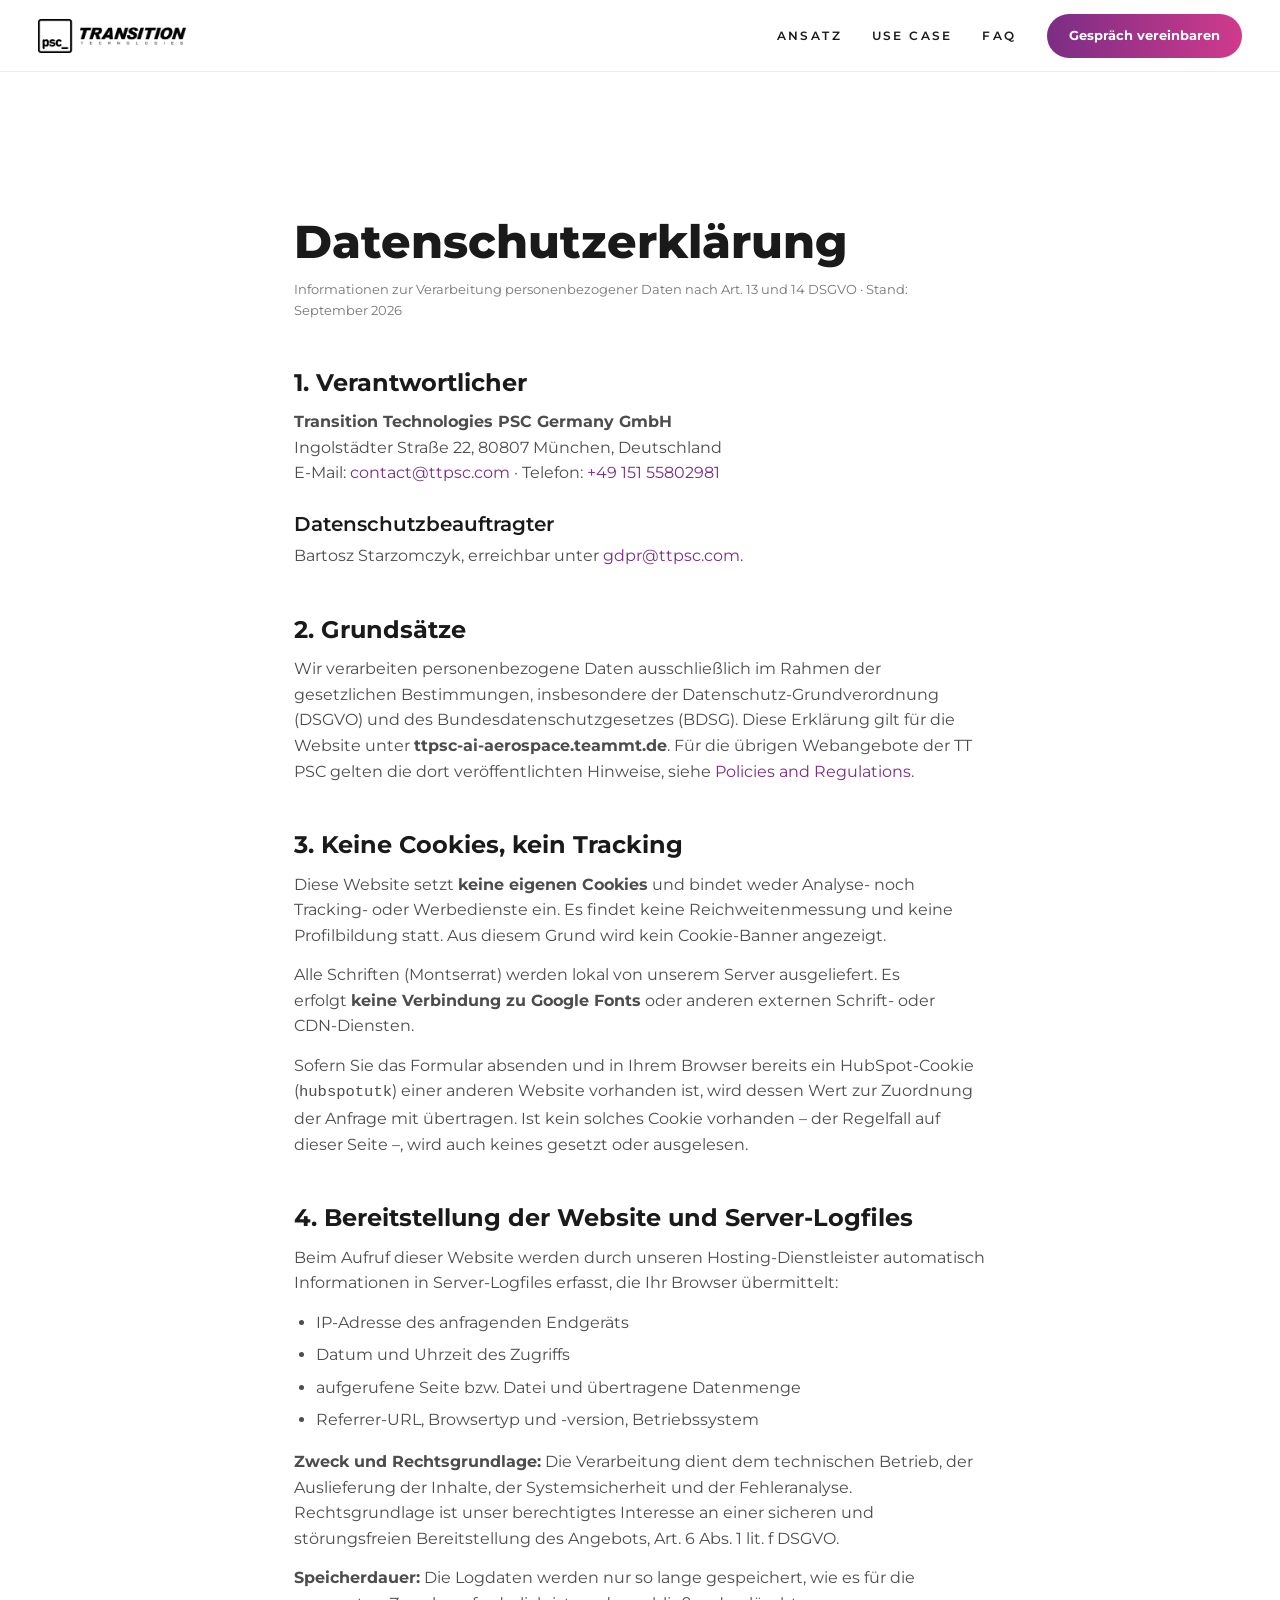
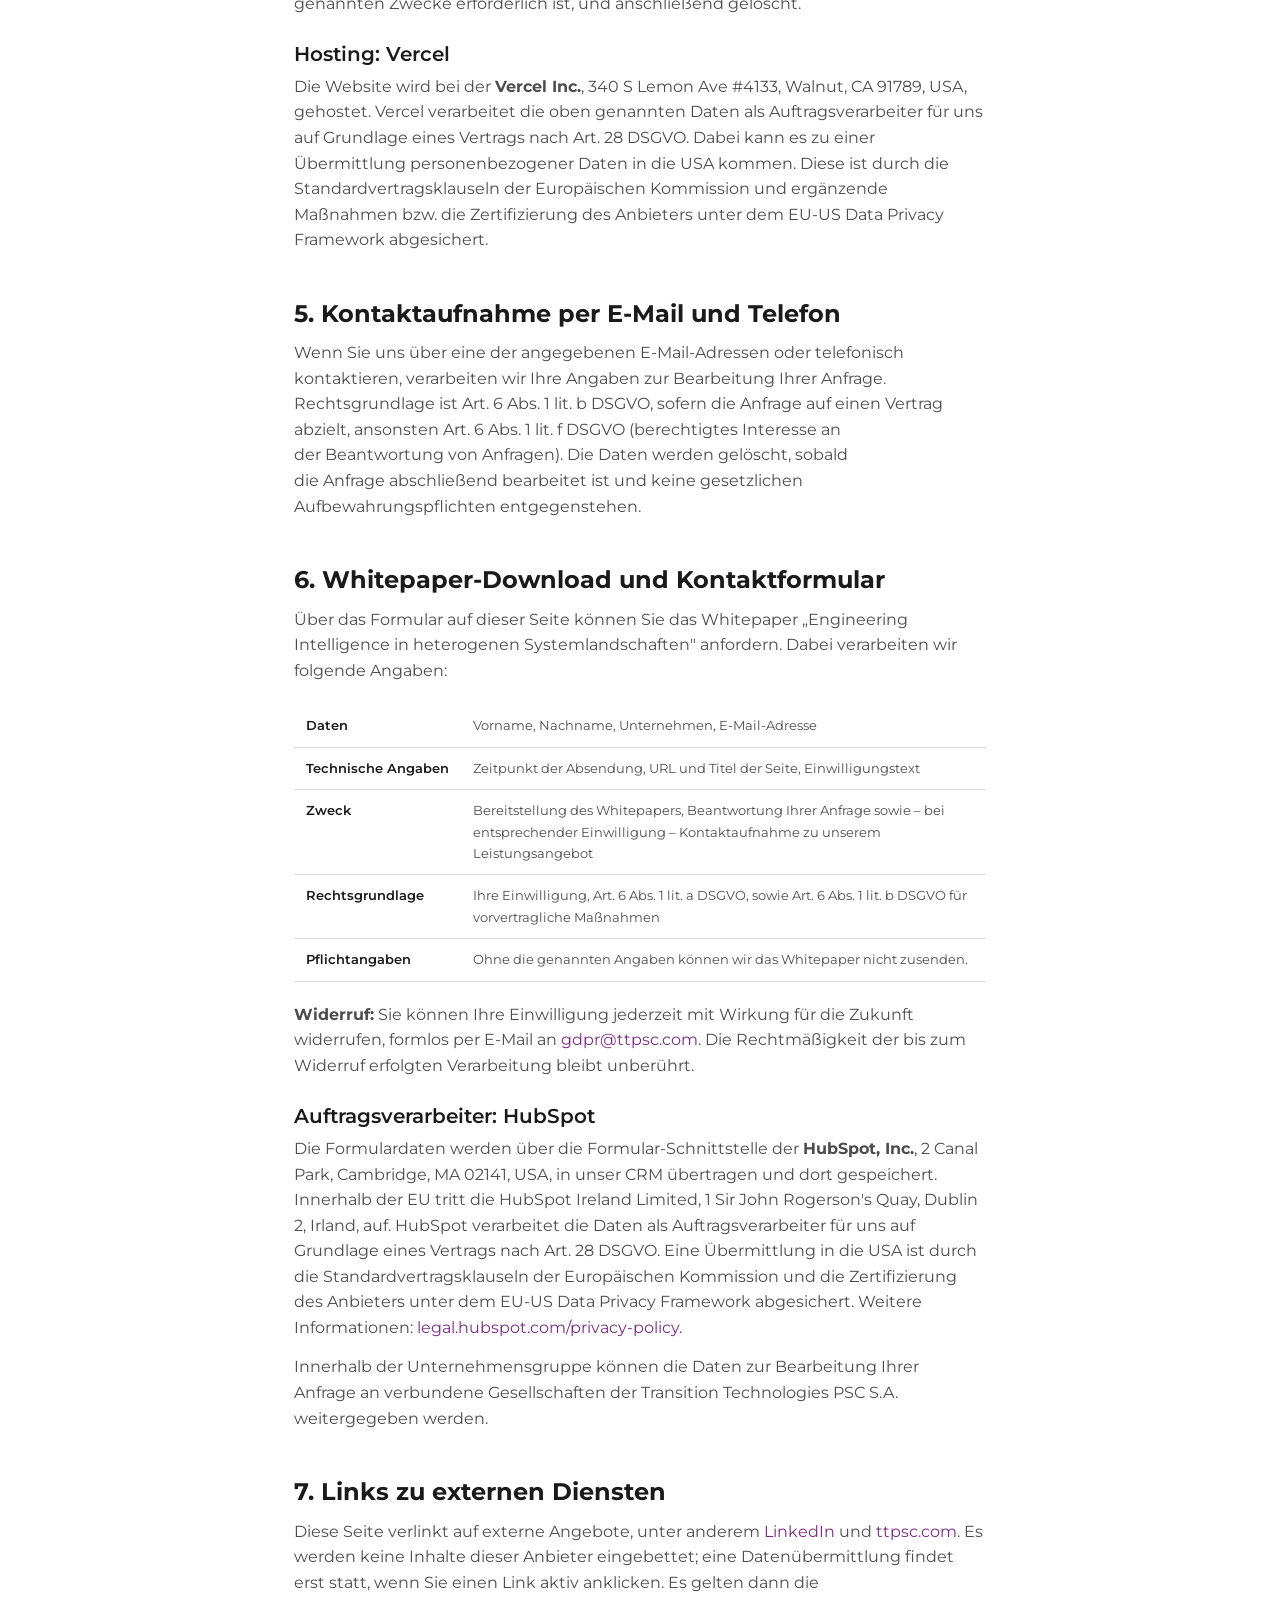
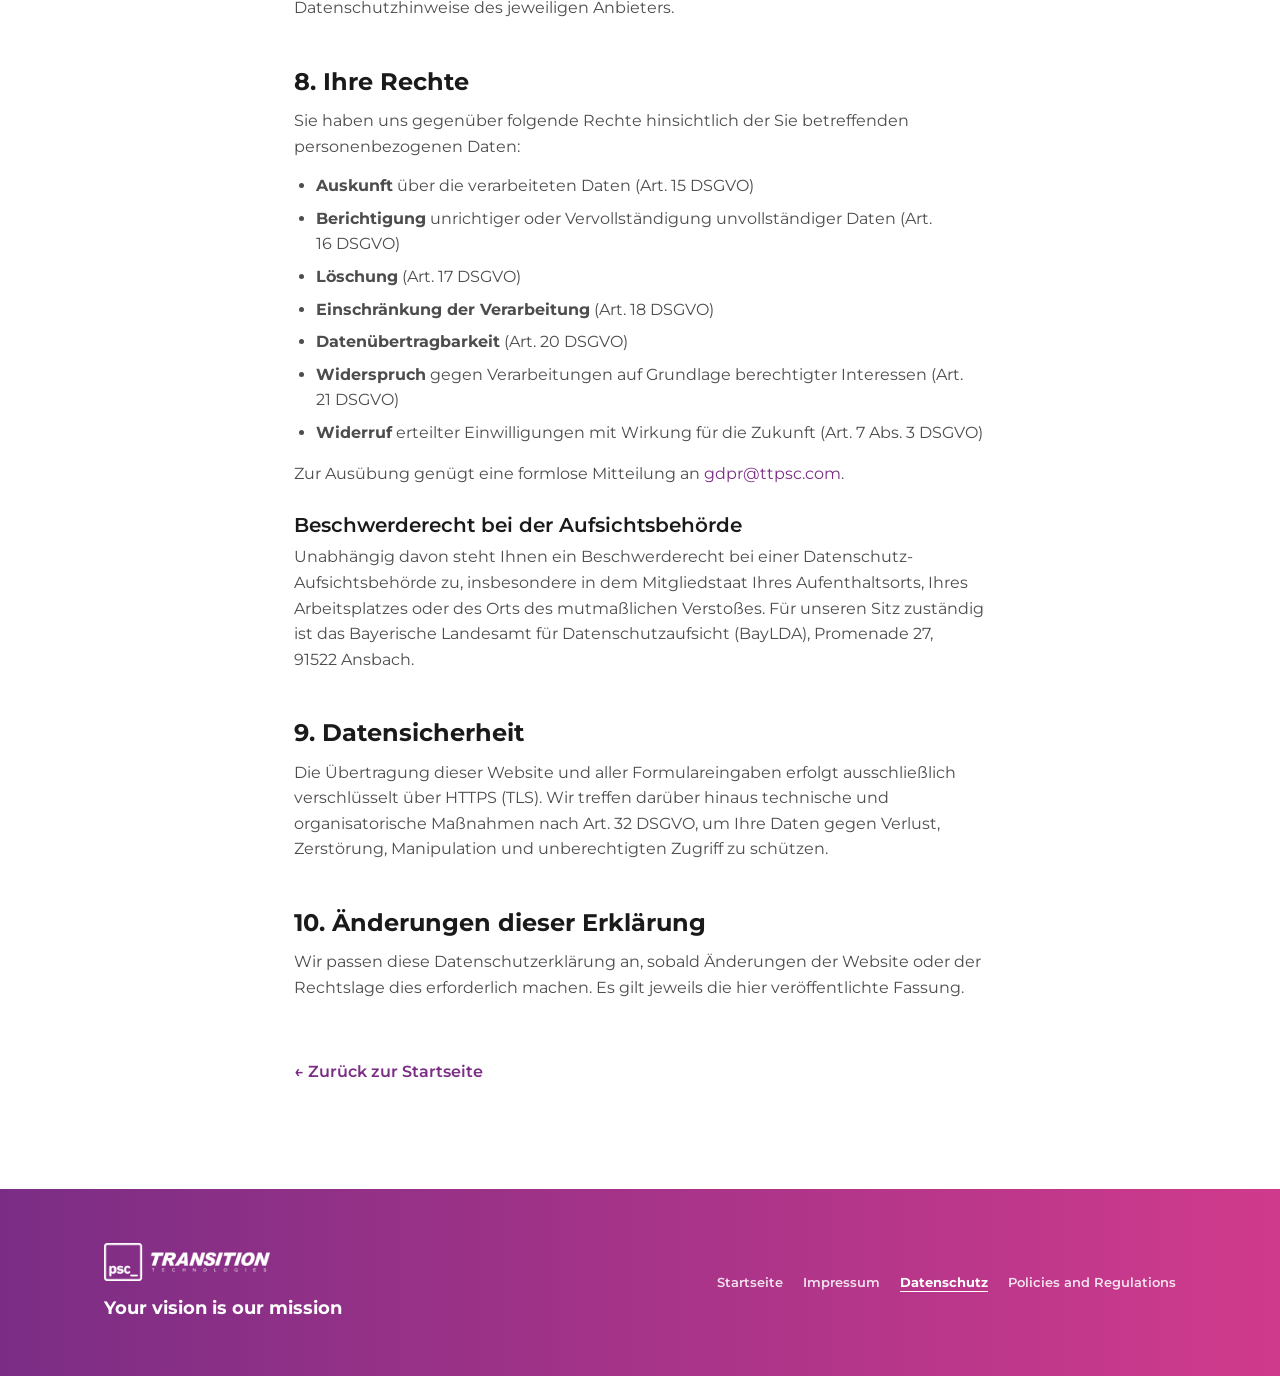
<file: datenschutz.html>
<!DOCTYPE html>
<html lang="de">
<head>
<meta charset="UTF-8">
<meta name="viewport" content="width=device-width, initial-scale=1.0">
<title>Datenschutzerklärung — AI für Aerospace &amp; Defense | TT PSC</title>
<meta name="description" content="Informationen zur Verarbeitung personenbezogener Daten auf der Landingpage „AI für Aerospace &amp; Defense" gemäß Art. 13 DSGVO.">
<meta name="robots" content="noindex, follow">
<link rel="canonical" href="https://ttpsc-ai-aerospace.teammt.de/datenschutz">
<link rel="icon" type="image/svg+xml" href="assets/favicon.svg">
<meta name="theme-color" content="#7B2D85">
<link rel="stylesheet" href="_ds/tt-psc-design-system-732e489f-d70c-4ef9-aea7-15bab71294e5/tokens/fonts.css">
<link rel="stylesheet" href="_ds/tt-psc-design-system-732e489f-d70c-4ef9-aea7-15bab71294e5/tokens/colors.css">
<link rel="stylesheet" href="_ds/tt-psc-design-system-732e489f-d70c-4ef9-aea7-15bab71294e5/tokens/typography.css">
<link rel="stylesheet" href="_ds/tt-psc-design-system-732e489f-d70c-4ef9-aea7-15bab71294e5/tokens/spacing.css">
<link rel="stylesheet" href="css/landing.css">
<link rel="stylesheet" href="css/legal.css">
</head>
<body class="legal">
<header class="site-header go">
<div class="inner">
<a class="logo" href="/" aria-label="AI für Aerospace &amp; Defense – Startseite"><img src="assets/ttpsc-logo-black.webp" alt="TT PSC – Transition Technologies"></a>
<nav class="site-nav" aria-label="Hauptnavigation">
<a href="/#framework">Ansatz</a>
<a href="/#usecase">Use Case</a>
<a href="/#faq">FAQ</a>
</nav>
<a class="pill pill-a" href="/#kontakt">Gespräch vereinbaren</a>
</div>
</header>

<main class="legal-main">
<h1>Datenschutzerklärung</h1>
<p class="updated">Informationen zur Verarbeitung personenbezogener Daten nach Art. 13 und 14 DSGVO · Stand: September 2026</p>

<h2>1. Verantwortlicher</h2>
<address>
<strong>Transition Technologies PSC Germany GmbH</strong><br>
Ingolstädter Straße 22, 80807 München, Deutschland<br>
E-Mail: <a href="mailto:contact@ttpsc.com">contact@ttpsc.com</a> · Telefon: <a href="tel:+4915155802981">+49 151 55802981</a>
</address>

<h3>Datenschutzbeauftragter</h3>
<p>Bartosz Starzomczyk, erreichbar unter <a href="mailto:gdpr@ttpsc.com">gdpr@ttpsc.com</a>.</p>

<h2>2. Grundsätze</h2>
<p>Wir verarbeiten personenbezogene Daten ausschließlich im Rahmen der gesetzlichen Bestimmungen, insbesondere der Datenschutz-Grundverordnung (DSGVO) und des Bundesdatenschutzgesetzes (BDSG). Diese Erklärung gilt für die Website unter <strong>ttpsc-ai-aerospace.teammt.de</strong>. Für die übrigen Webangebote der TT PSC gelten die dort veröffentlichten Hinweise, siehe <a href="https://ttpsc.com/en/policies/" target="_blank" rel="noopener">Policies and Regulations</a>.</p>

<h2>3. Keine Cookies, kein Tracking</h2>
<p>Diese Website setzt <strong>keine eigenen Cookies</strong> und bindet weder Analyse- noch Tracking- oder Werbedienste ein. Es findet keine Reichweitenmessung und keine Profilbildung statt. Aus diesem Grund wird kein Cookie-Banner angezeigt.</p>
<p>Alle Schriften (Montserrat) werden lokal von unserem Server ausgeliefert. Es erfolgt <strong>keine Verbindung zu Google Fonts</strong> oder anderen externen Schrift- oder CDN-Diensten.</p>
<p>Sofern Sie das Formular absenden und in Ihrem Browser bereits ein HubSpot-Cookie (<code>hubspotutk</code>) einer anderen Website vorhanden ist, wird dessen Wert zur Zuordnung der Anfrage mit übertragen. Ist kein solches Cookie vorhanden – der Regelfall auf dieser Seite –, wird auch keines gesetzt oder ausgelesen.</p>

<h2>4. Bereitstellung der Website und Server-Logfiles</h2>
<p>Beim Aufruf dieser Website werden durch unseren Hosting-Dienstleister automatisch Informationen in Server-Logfiles erfasst, die Ihr Browser übermittelt:</p>
<ul>
<li>IP-Adresse des anfragenden Endgeräts</li>
<li>Datum und Uhrzeit des Zugriffs</li>
<li>aufgerufene Seite bzw. Datei und übertragene Datenmenge</li>
<li>Referrer-URL, Browsertyp und -version, Betriebssystem</li>
</ul>
<p><strong>Zweck und Rechtsgrundlage:</strong> Die Verarbeitung dient dem technischen Betrieb, der Auslieferung der Inhalte, der Systemsicherheit und der Fehleranalyse. Rechtsgrundlage ist unser berechtigtes Interesse an einer sicheren und störungsfreien Bereitstellung des Angebots, Art. 6 Abs. 1 lit. f DSGVO.</p>
<p><strong>Speicherdauer:</strong> Die Logdaten werden nur so lange gespeichert, wie es für die genannten Zwecke erforderlich ist, und anschließend gelöscht.</p>

<h3>Hosting: Vercel</h3>
<p>Die Website wird bei der <strong>Vercel Inc.</strong>, 340 S Lemon Ave #4133, Walnut, CA 91789, USA, gehostet. Vercel verarbeitet die oben genannten Daten als Auftragsverarbeiter für uns auf Grundlage eines Vertrags nach Art. 28 DSGVO. Dabei kann es zu einer Übermittlung personenbezogener Daten in die USA kommen. Diese ist durch die Standardvertragsklauseln der Europäischen Kommission und ergänzende Maßnahmen bzw. die Zertifizierung des Anbieters unter dem EU-US Data Privacy Framework abgesichert.</p>

<h2>5. Kontaktaufnahme per E-Mail und Telefon</h2>
<p>Wenn Sie uns über eine der angegebenen E-Mail-Adressen oder telefonisch kontaktieren, verarbeiten wir Ihre Angaben zur Bearbeitung Ihrer Anfrage. Rechtsgrundlage ist Art. 6 Abs. 1 lit. b DSGVO, sofern die Anfrage auf einen Vertrag abzielt, ansonsten Art. 6 Abs. 1 lit. f DSGVO (berechtigtes Interesse an der Beantwortung von Anfragen). Die Daten werden gelöscht, sobald die Anfrage abschließend bearbeitet ist und keine gesetzlichen Aufbewahrungspflichten entgegenstehen.</p>

<h2>6. Whitepaper-Download und Kontaktformular</h2>
<p>Über das Formular auf dieser Seite können Sie das Whitepaper „Engineering Intelligence in heterogenen Systemlandschaften" anfordern. Dabei verarbeiten wir folgende Angaben:</p>
<div class="tablewrap">
<table>
<tr><th>Daten</th><td>Vorname, Nachname, Unternehmen, E-Mail-Adresse</td></tr>
<tr><th>Technische Angaben</th><td>Zeitpunkt der Absendung, URL und Titel der Seite, Einwilligungstext</td></tr>
<tr><th>Zweck</th><td>Bereitstellung des Whitepapers, Beantwortung Ihrer Anfrage sowie – bei entsprechender Einwilligung – Kontaktaufnahme zu unserem Leistungsangebot</td></tr>
<tr><th>Rechtsgrundlage</th><td>Ihre Einwilligung, Art. 6 Abs. 1 lit. a DSGVO, sowie Art. 6 Abs. 1 lit. b DSGVO für vorvertragliche Maßnahmen</td></tr>
<tr><th>Pflichtangaben</th><td>Ohne die genannten Angaben können wir das Whitepaper nicht zusenden.</td></tr>
</table>
</div>
<p><strong>Widerruf:</strong> Sie können Ihre Einwilligung jederzeit mit Wirkung für die Zukunft widerrufen, formlos per E-Mail an <a href="mailto:gdpr@ttpsc.com">gdpr@ttpsc.com</a>. Die Rechtmäßigkeit der bis zum Widerruf erfolgten Verarbeitung bleibt unberührt.</p>

<h3>Auftragsverarbeiter: HubSpot</h3>
<p>Die Formulardaten werden über die Formular-Schnittstelle der <strong>HubSpot, Inc.</strong>, 2 Canal Park, Cambridge, MA 02141, USA, in unser CRM übertragen und dort gespeichert. Innerhalb der EU tritt die HubSpot Ireland Limited, 1 Sir John Rogerson's Quay, Dublin 2, Irland, auf. HubSpot verarbeitet die Daten als Auftragsverarbeiter für uns auf Grundlage eines Vertrags nach Art. 28 DSGVO. Eine Übermittlung in die USA ist durch die Standardvertragsklauseln der Europäischen Kommission und die Zertifizierung des Anbieters unter dem EU-US Data Privacy Framework abgesichert. Weitere Informationen: <a href="https://legal.hubspot.com/privacy-policy" target="_blank" rel="noopener">legal.hubspot.com/privacy-policy</a>.</p>
<p>Innerhalb der Unternehmensgruppe können die Daten zur Bearbeitung Ihrer Anfrage an verbundene Gesellschaften der Transition Technologies PSC S.A. weitergegeben werden.</p>

<h2>7. Links zu externen Diensten</h2>
<p>Diese Seite verlinkt auf externe Angebote, unter anderem <a href="https://www.linkedin.com/company/transition-technologies-psc" target="_blank" rel="noopener">LinkedIn</a> und <a href="https://ttpsc.com" target="_blank" rel="noopener">ttpsc.com</a>. Es werden keine Inhalte dieser Anbieter eingebettet; eine Datenübermittlung findet erst statt, wenn Sie einen Link aktiv anklicken. Es gelten dann die Datenschutzhinweise des jeweiligen Anbieters.</p>

<h2>8. Ihre Rechte</h2>
<p>Sie haben uns gegenüber folgende Rechte hinsichtlich der Sie betreffenden personenbezogenen Daten:</p>
<ul>
<li><strong>Auskunft</strong> über die verarbeiteten Daten (Art. 15 DSGVO)</li>
<li><strong>Berichtigung</strong> unrichtiger oder Vervollständigung unvollständiger Daten (Art. 16 DSGVO)</li>
<li><strong>Löschung</strong> (Art. 17 DSGVO)</li>
<li><strong>Einschränkung der Verarbeitung</strong> (Art. 18 DSGVO)</li>
<li><strong>Datenübertragbarkeit</strong> (Art. 20 DSGVO)</li>
<li><strong>Widerspruch</strong> gegen Verarbeitungen auf Grundlage berechtigter Interessen (Art. 21 DSGVO)</li>
<li><strong>Widerruf</strong> erteilter Einwilligungen mit Wirkung für die Zukunft (Art. 7 Abs. 3 DSGVO)</li>
</ul>
<p>Zur Ausübung genügt eine formlose Mitteilung an <a href="mailto:gdpr@ttpsc.com">gdpr@ttpsc.com</a>.</p>

<h3>Beschwerderecht bei der Aufsichtsbehörde</h3>
<p>Unabhängig davon steht Ihnen ein Beschwerderecht bei einer Datenschutz-Aufsichtsbehörde zu, insbesondere in dem Mitgliedstaat Ihres Aufenthaltsorts, Ihres Arbeitsplatzes oder des Orts des mutmaßlichen Verstoßes. Für unseren Sitz zuständig ist das Bayerische Landesamt für Datenschutzaufsicht (BayLDA), Promenade 27, 91522 Ansbach.</p>

<h2>9. Datensicherheit</h2>
<p>Die Übertragung dieser Website und aller Formulareingaben erfolgt ausschließlich verschlüsselt über HTTPS (TLS). Wir treffen darüber hinaus technische und organisatorische Maßnahmen nach Art. 32 DSGVO, um Ihre Daten gegen Verlust, Zerstörung, Manipulation und unberechtigten Zugriff zu schützen.</p>

<h2>10. Änderungen dieser Erklärung</h2>
<p>Wir passen diese Datenschutzerklärung an, sobald Änderungen der Website oder der Rechtslage dies erforderlich machen. Es gilt jeweils die hier veröffentlichte Fassung.</p>

<p><a class="legal-back" href="/">← Zurück zur Startseite</a></p>
</main>

<footer class="site-footer">
<div class="wrap">
<div><img src="assets/ttpsc-logo-white.webp" alt="TT PSC – Transition Technologies"><p class="claim" style="margin-top:12px">Your vision is our mission</p></div>
<nav class="foot-nav" aria-label="Footer">
<a href="/">Startseite</a>
<a href="/impressum">Impressum</a>
<a href="/datenschutz" aria-current="page">Datenschutz</a>
<a href="https://ttpsc.com/en/policies/" target="_blank" rel="noopener">Policies and Regulations</a>
</nav>
</div>
</footer>
</body>
</html>
</file>
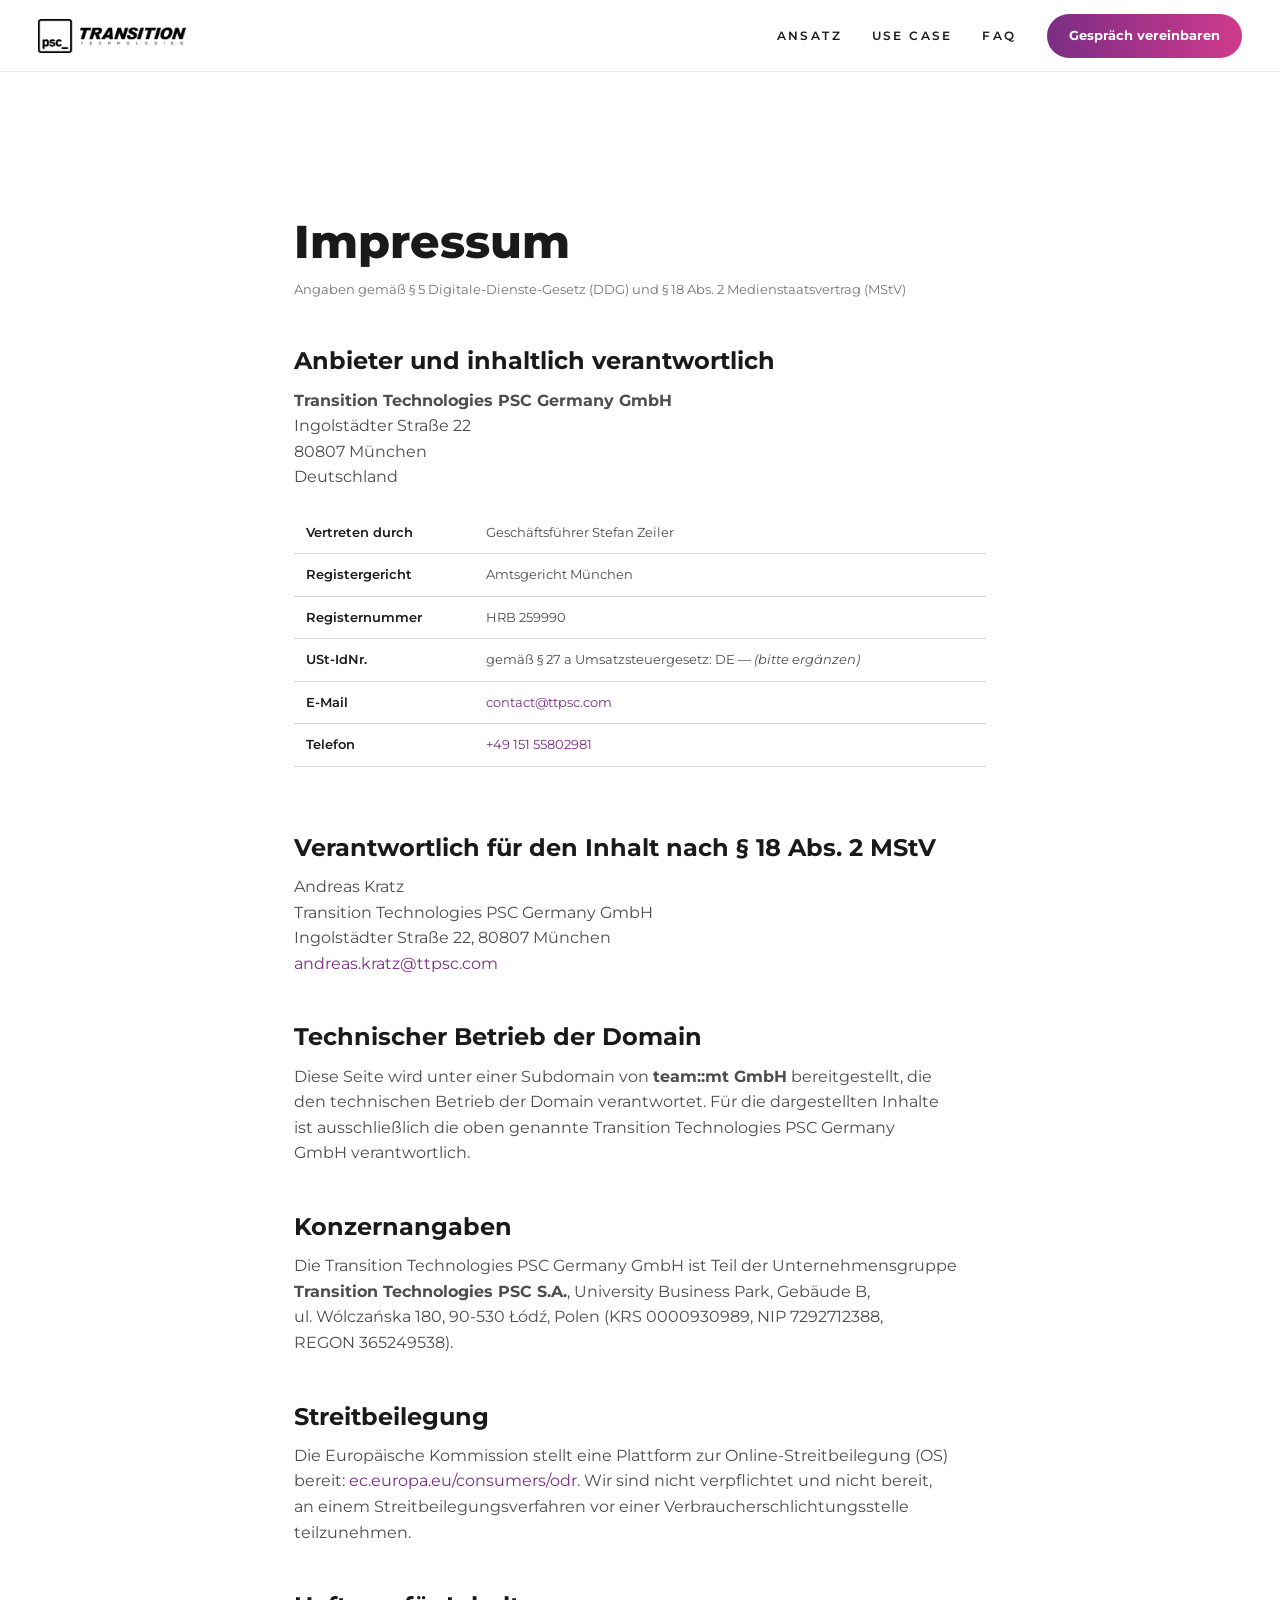
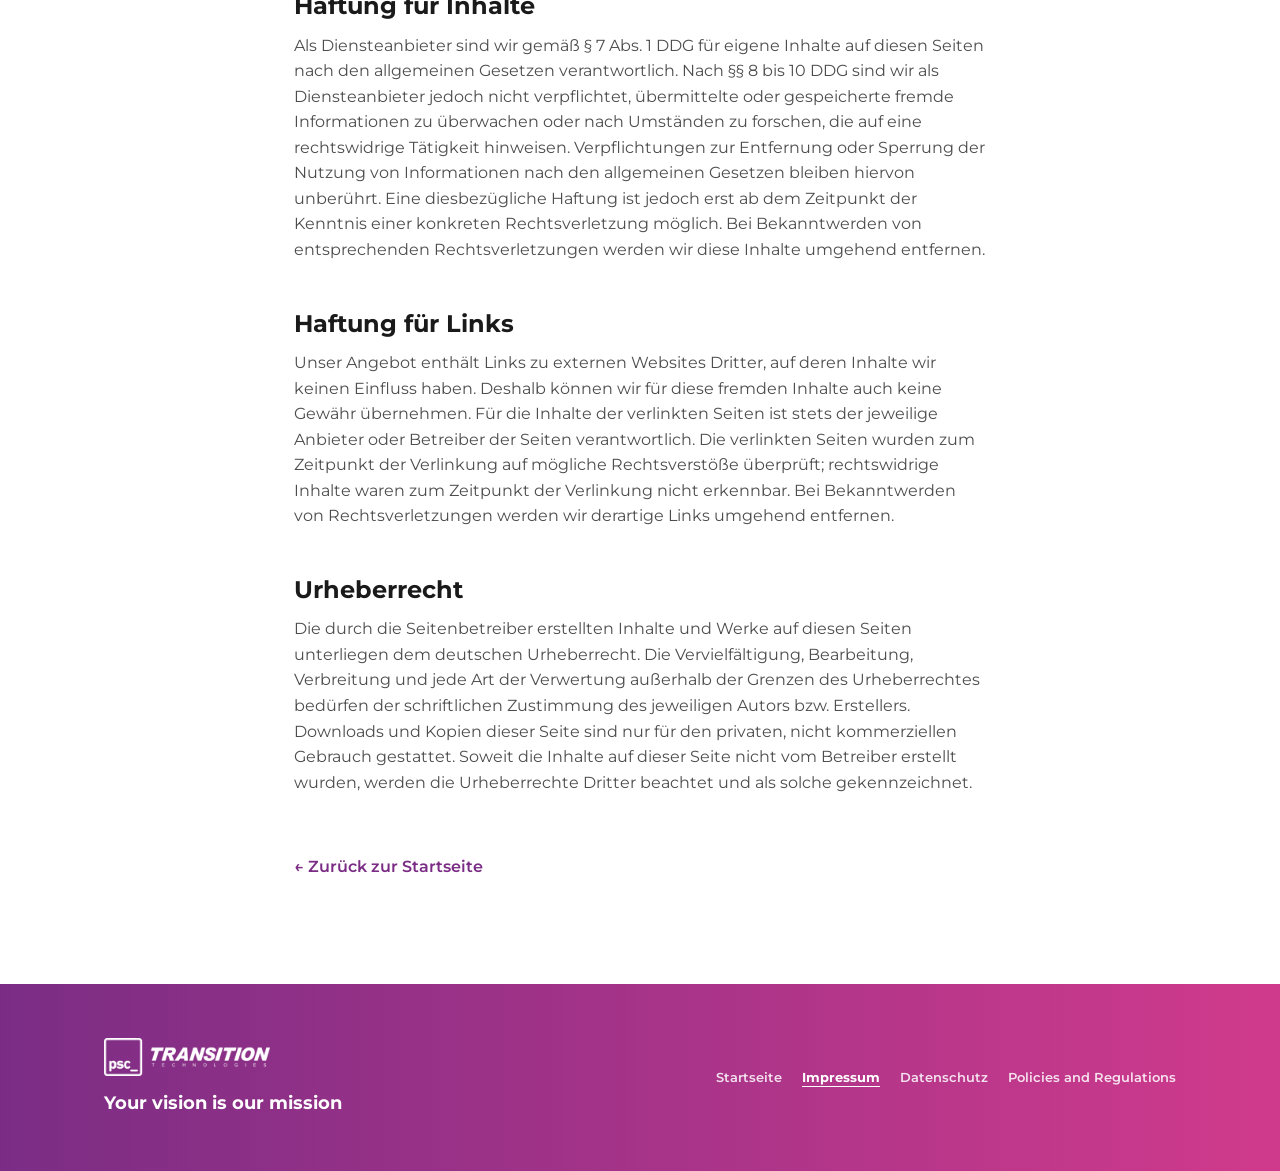
<file: impressum.html>
<!DOCTYPE html>
<html lang="de">
<head>
<meta charset="UTF-8">
<meta name="viewport" content="width=device-width, initial-scale=1.0">
<title>Impressum — AI für Aerospace &amp; Defense | TT PSC</title>
<meta name="description" content="Impressum und Anbieterkennzeichnung der Landingpage „AI für Aerospace &amp; Defense" von Transition Technologies PSC Germany GmbH.">
<meta name="robots" content="noindex, follow">
<link rel="canonical" href="https://ttpsc-ai-aerospace.teammt.de/impressum">
<link rel="icon" type="image/svg+xml" href="assets/favicon.svg">
<meta name="theme-color" content="#7B2D85">
<link rel="stylesheet" href="_ds/tt-psc-design-system-732e489f-d70c-4ef9-aea7-15bab71294e5/tokens/fonts.css">
<link rel="stylesheet" href="_ds/tt-psc-design-system-732e489f-d70c-4ef9-aea7-15bab71294e5/tokens/colors.css">
<link rel="stylesheet" href="_ds/tt-psc-design-system-732e489f-d70c-4ef9-aea7-15bab71294e5/tokens/typography.css">
<link rel="stylesheet" href="_ds/tt-psc-design-system-732e489f-d70c-4ef9-aea7-15bab71294e5/tokens/spacing.css">
<link rel="stylesheet" href="css/landing.css">
<link rel="stylesheet" href="css/legal.css">
</head>
<body class="legal">
<header class="site-header go">
<div class="inner">
<a class="logo" href="/" aria-label="AI für Aerospace &amp; Defense – Startseite"><img src="assets/ttpsc-logo-black.webp" alt="TT PSC – Transition Technologies"></a>
<nav class="site-nav" aria-label="Hauptnavigation">
<a href="/#framework">Ansatz</a>
<a href="/#usecase">Use Case</a>
<a href="/#faq">FAQ</a>
</nav>
<a class="pill pill-a" href="/#kontakt">Gespräch vereinbaren</a>
</div>
</header>

<main class="legal-main">
<h1>Impressum</h1>
<p class="updated">Angaben gemäß § 5 Digitale-Dienste-Gesetz (DDG) und § 18 Abs. 2 Medienstaatsvertrag (MStV)</p>

<h2>Anbieter und inhaltlich verantwortlich</h2>
<address>
<strong>Transition Technologies PSC Germany GmbH</strong><br>
Ingolstädter Straße 22<br>
80807 München<br>
Deutschland
</address>
<div class="tablewrap">
<table>
<tr><th>Vertreten durch</th><td>Geschäftsführer Stefan Zeiler</td></tr>
<tr><th>Registergericht</th><td>Amtsgericht München</td></tr>
<tr><th>Registernummer</th><td>HRB 259990</td></tr>
<tr><th>USt-IdNr.</th><td>gemäß § 27 a Umsatzsteuergesetz: <!-- TODO: von TT PSC bestätigen lassen -->DE&nbsp;— <em>(bitte ergänzen)</em></td></tr>
<tr><th>E-Mail</th><td><a href="mailto:contact@ttpsc.com">contact@ttpsc.com</a></td></tr>
<tr><th>Telefon</th><td><a href="tel:+4915155802981">+49 151 55802981</a></td></tr>
</table>
</div>

<h2>Verantwortlich für den Inhalt nach § 18 Abs. 2 MStV</h2>
<address>
Andreas Kratz<br>
Transition Technologies PSC Germany GmbH<br>
Ingolstädter Straße 22, 80807 München<br>
<a href="mailto:andreas.kratz@ttpsc.com">andreas.kratz@ttpsc.com</a>
</address>

<h2>Technischer Betrieb der Domain</h2>
<p>Diese Seite wird unter einer Subdomain von <strong>team::mt GmbH</strong> bereitgestellt, die den technischen Betrieb der Domain verantwortet. Für die dargestellten Inhalte ist ausschließlich die oben genannte Transition Technologies PSC Germany GmbH verantwortlich.</p>

<h2>Konzernangaben</h2>
<p>Die Transition Technologies PSC Germany GmbH ist Teil der Unternehmensgruppe <strong>Transition Technologies PSC S.A.</strong>, University Business Park, Gebäude B, ul. Wólczańska 180, 90-530 Łódź, Polen (KRS 0000930989, NIP 7292712388, REGON 365249538).</p>

<h2>Streitbeilegung</h2>
<p>Die Europäische Kommission stellt eine Plattform zur Online-Streitbeilegung (OS) bereit: <a href="https://ec.europa.eu/consumers/odr/" target="_blank" rel="noopener">ec.europa.eu/consumers/odr</a>. Wir sind nicht verpflichtet und nicht bereit, an einem Streitbeilegungsverfahren vor einer Verbraucherschlichtungsstelle teilzunehmen.</p>

<h2>Haftung für Inhalte</h2>
<p>Als Diensteanbieter sind wir gemäß § 7 Abs. 1 DDG für eigene Inhalte auf diesen Seiten nach den allgemeinen Gesetzen verantwortlich. Nach §§ 8 bis 10 DDG sind wir als Diensteanbieter jedoch nicht verpflichtet, übermittelte oder gespeicherte fremde Informationen zu überwachen oder nach Umständen zu forschen, die auf eine rechtswidrige Tätigkeit hinweisen. Verpflichtungen zur Entfernung oder Sperrung der Nutzung von Informationen nach den allgemeinen Gesetzen bleiben hiervon unberührt. Eine diesbezügliche Haftung ist jedoch erst ab dem Zeitpunkt der Kenntnis einer konkreten Rechtsverletzung möglich. Bei Bekanntwerden von entsprechenden Rechtsverletzungen werden wir diese Inhalte umgehend entfernen.</p>

<h2>Haftung für Links</h2>
<p>Unser Angebot enthält Links zu externen Websites Dritter, auf deren Inhalte wir keinen Einfluss haben. Deshalb können wir für diese fremden Inhalte auch keine Gewähr übernehmen. Für die Inhalte der verlinkten Seiten ist stets der jeweilige Anbieter oder Betreiber der Seiten verantwortlich. Die verlinkten Seiten wurden zum Zeitpunkt der Verlinkung auf mögliche Rechtsverstöße überprüft; rechtswidrige Inhalte waren zum Zeitpunkt der Verlinkung nicht erkennbar. Bei Bekanntwerden von Rechtsverletzungen werden wir derartige Links umgehend entfernen.</p>

<h2>Urheberrecht</h2>
<p>Die durch die Seitenbetreiber erstellten Inhalte und Werke auf diesen Seiten unterliegen dem deutschen Urheberrecht. Die Vervielfältigung, Bearbeitung, Verbreitung und jede Art der Verwertung außerhalb der Grenzen des Urheberrechtes bedürfen der schriftlichen Zustimmung des jeweiligen Autors bzw. Erstellers. Downloads und Kopien dieser Seite sind nur für den privaten, nicht kommerziellen Gebrauch gestattet. Soweit die Inhalte auf dieser Seite nicht vom Betreiber erstellt wurden, werden die Urheberrechte Dritter beachtet und als solche gekennzeichnet.</p>

<p><a class="legal-back" href="/">← Zurück zur Startseite</a></p>
</main>

<footer class="site-footer">
<div class="wrap">
<div><img src="assets/ttpsc-logo-white.webp" alt="TT PSC – Transition Technologies"><p class="claim" style="margin-top:12px">Your vision is our mission</p></div>
<nav class="foot-nav" aria-label="Footer">
<a href="/">Startseite</a>
<a href="/impressum" aria-current="page">Impressum</a>
<a href="/datenschutz">Datenschutz</a>
<a href="https://ttpsc.com/en/policies/" target="_blank" rel="noopener">Policies and Regulations</a>
</nav>
</div>
</footer>
</body>
</html>
</file>
<file: _ds/tt-psc-design-system-732e489f-d70c-4ef9-aea7-15bab71294e5/tokens/fonts.css>
@font-face{font-family:'Montserrat';src:url('../assets/fonts/Montserrat-Light.ttf') format('truetype');font-weight:300;font-style:normal}
@font-face{font-family:'Montserrat';src:url('../assets/fonts/Montserrat-Regular.ttf') format('truetype');font-weight:400;font-style:normal}
@font-face{font-family:'Montserrat';src:url('../assets/fonts/Montserrat-Italic.ttf') format('truetype');font-weight:400;font-style:italic}
@font-face{font-family:'Montserrat';src:url('../assets/fonts/Montserrat-Medium.ttf') format('truetype');font-weight:500;font-style:normal}
@font-face{font-family:'Montserrat';src:url('../assets/fonts/Montserrat-SemiBold.ttf') format('truetype');font-weight:600;font-style:normal}
@font-face{font-family:'Montserrat';src:url('../assets/fonts/Montserrat-Bold.ttf') format('truetype');font-weight:700;font-style:normal}
@font-face{font-family:'Montserrat';src:url('../assets/fonts/Montserrat-BoldItalic.ttf') format('truetype');font-weight:700;font-style:italic}
@font-face{font-family:'Montserrat';src:url('../assets/fonts/Montserrat-ExtraBold.ttf') format('truetype');font-weight:800;font-style:normal}
@font-face{font-family:'Montserrat';src:url('../assets/fonts/Montserrat-Black.ttf') format('truetype');font-weight:900;font-style:normal}
</file>
<file: _ds/tt-psc-design-system-732e489f-d70c-4ef9-aea7-15bab71294e5/tokens/colors.css>
:root{
/* Primary palette — Brandbook p.10 */
--creative-purple:#7B2D85; /* PANTONE 526 C */
--flat-pink:#D03A8C; /* PANTONE 240 C */
/* Secondary palette */
--classic-heather:#ECD3ED; /* PANTONE 677 CP */
--strategic-grey:#D9D9D9; /* PANTONE Cool Gray 2 CP */
--modern-green:#64B237; /* PANTONE 7737 C */
/* Brand gradient — Creative Purple → Flat Pink, 50/50 */
--brand-gradient:linear-gradient(90deg,#7B2D85 0%,#D03A8C 100%); /* @kind color */
/* Derived tints & shades (oklch-derived from brand hexes) */
--purple-dark:#5E2166;
--purple-tint:#F4EAF5;
--pink-tint:#FAE4F0;
--green-tint:#EAF5E0;
/* Neutrals */
--ink:#1A1A1A;
--grey-700:#4D4D4D;
--grey-500:#767676;
--grey-300:#B3B3B3;
--grey-100:#F2F2F2;
--white:#FFFFFF;
/* Semantic aliases */
--text-heading:var(--ink);
--text-body:var(--grey-700);
--text-muted:var(--grey-500);
--text-on-brand:var(--white);
--surface-page:var(--white);
--surface-card:var(--white);
--surface-subtle:var(--grey-100);
--surface-brand:var(--creative-purple);
--surface-accent-tint:var(--purple-tint);
--border-default:var(--strategic-grey);
--border-strong:var(--grey-300);
--border-accent:var(--classic-heather);
--accent-primary:var(--creative-purple);
--accent-secondary:var(--flat-pink);
--success:var(--modern-green);
--link:var(--creative-purple);
--link-hover:var(--flat-pink);
--focus-ring:0 0 0 3px var(--classic-heather);
}
</file>
<file: _ds/tt-psc-design-system-732e489f-d70c-4ef9-aea7-15bab71294e5/tokens/typography.css>
:root{
--font-brand:'Montserrat',sans-serif; /* main brand font */
--font-complementary:Arial,Helvetica,sans-serif; /* complementary; e-mail uses Arial only */
/* Weights actually used by the brand */
--weight-regular:400;
--weight-medium:500;
--weight-semibold:600;
--weight-bold:700; /* headlines & emphasis per brandbook */
--weight-extrabold:800;
/* Type scale */
--text-xs:12px;
--text-sm:14px;
--text-base:16px;
--text-lg:18px;
--text-xl:22px;
--text-2xl:28px;
--text-3xl:36px;
--text-4xl:48px;
--leading-tight:1.15;
--leading-snug:1.3;
--leading-normal:1.55;
--tracking-wide:0.08em; /* for TECHNOLOGIES-style letterspaced caps */
}
body{font-family:var(--font-brand);color:var(--text-body);font-size:var(--text-base);line-height:var(--leading-normal)}
h1,h2,h3,h4{font-family:var(--font-brand);font-weight:var(--weight-bold);color:var(--text-heading);line-height:var(--leading-tight)}
a{color:var(--link);text-decoration:none}
a:hover{color:var(--link-hover)}
</file>
<file: _ds/tt-psc-design-system-732e489f-d70c-4ef9-aea7-15bab71294e5/tokens/spacing.css>
:root{
--space-1:4px;
--space-2:8px;
--space-3:12px;
--space-4:16px;
--space-5:24px;
--space-6:32px;
--space-7:48px;
--space-8:64px;
/* Brandbook: buttons, frames & shapes always have rounded corners */
--radius-sm:8px;
--radius-md:12px;
--radius-lg:20px;
--radius-pill:999px;
--shadow-card:0 2px 12px rgba(123,45,133,0.10);
--shadow-pop:0 8px 28px rgba(26,26,26,0.16);
}
</file>
<file: css/landing.css>
/* TT PSC KI Framework — Landingpage */
*{box-sizing:border-box;margin:0;padding:0}
html{scroll-behavior:smooth}
:root{
--fs-h1:clamp(34px,4.6vw,62px);
--fs-h2:clamp(27px,3.4vw,44px);
--fs-h3:clamp(19px,1.6vw,24px);
--fs-lead:clamp(17px,1.4vw,21px);
--fs-body:clamp(15.5px,1.1vw,18px);
--fs-small:clamp(13px,0.95vw,15px);
--fs-kpi:clamp(56px,7vw,110px);
--pad-x:clamp(20px,5vw,72px);
--sec-y:clamp(72px,10vh,132px);
--maxw:1200px;
--ease-out:cubic-bezier(.16,1,.3,1);
}
body{background:var(--surface-page);color:var(--text-body);font-size:var(--fs-body);overflow-x:hidden}
h1,h2,h3{text-wrap:balance}
p,li{text-wrap:pretty}
img{max-width:100%;display:block}
:focus-visible{outline:3px solid rgba(208,58,140,.55);outline-offset:3px}
a{color:var(--link)}a:hover{color:var(--link-hover)}
.wrap{max-width:var(--maxw);margin:0 auto;padding-left:var(--pad-x);padding-right:var(--pad-x)}
.usc{color:var(--flat-pink)}
h2 .usc,h1 .usc{font-weight:800}
.kicker{text-transform:uppercase;letter-spacing:.24em;font-weight:600;font-size:var(--fs-small);color:var(--flat-pink);margin-bottom:14px}
.lead{font-size:var(--fs-lead);line-height:1.6;color:var(--text-body);max-width:56ch}
h2+.lead,h2+p.lead{margin-top:clamp(18px,2.6vh,30px)}
/* Buttons */
.pill{display:inline-flex;align-items:center;justify-content:center;gap:10px;border-radius:999px;font-family:var(--font-brand);font-weight:700;font-size:clamp(14px,1.05vw,16px);padding:14px 30px;min-height:48px;text-decoration:none;border:0;cursor:pointer;transition:transform .18s ease,box-shadow .18s ease,filter .18s ease}
.pill-a{background:var(--brand-gradient);color:#fff}
.pill-a:hover{filter:brightness(1.08);transform:translateY(-2px);box-shadow:0 10px 28px rgba(123,45,133,.35);color:#fff}
.pill-b{background:transparent;color:var(--ink);border:1px solid var(--grey-300)}
.pill-b:hover{border-color:var(--flat-pink);color:var(--flat-pink)}
.on-dark .pill-b,.pill-b.on-dark{color:#fff;border-color:rgba(255,255,255,.45)}
.on-dark .pill-b:hover,.pill-b.on-dark:hover{border-color:#fff;color:#fff}
/* Header */
.site-header{position:fixed;top:0;left:0;right:0;z-index:30;height:72px;display:flex;align-items:center;background:rgba(255,255,255,.86);backdrop-filter:blur(12px);border-bottom:1px solid rgba(26,26,26,.08);opacity:0;transform:translateY(-8px);transition:opacity .7s ease,transform .7s ease}
.site-header.go{opacity:1;transform:none}
.site-header .inner{width:100%;max-width:1400px;margin:0 auto;padding:0 clamp(16px,3vw,40px);display:flex;align-items:center;gap:28px}
.site-header .logo img{height:34px;width:auto}
.site-nav{display:flex;gap:clamp(14px,2vw,28px);margin-left:auto}
.site-nav a{text-transform:uppercase;font-weight:600;letter-spacing:.2em;font-size:12px;color:var(--ink);text-decoration:none;padding:8px 2px}
.site-nav a:hover{color:var(--flat-pink)}
.site-header .pill{padding:10px 22px;min-height:44px;font-size:13px}
@media(min-width:900px) and (max-width:1149px){.site-header .inner{gap:16px}.site-nav{gap:12px}.site-nav a{letter-spacing:.1em;font-size:11px}.site-header .pill{padding:10px 16px;font-size:12px}.site-header .logo img{height:30px}}
@media(max-width:899px){.site-nav{display:none}}
/* Reveal */
[data-reveal].pre{opacity:0;transform:translateY(24px);transition:opacity .6s ease,transform .6s ease;will-change:opacity,transform}
[data-reveal].pre.in{opacity:1;transform:none}
/* Generic section */
.sec{padding:var(--sec-y) 0}
.sec-tint{background:var(--purple-tint)}
/* ============ HERO ============ */
.hero-wrap{position:relative}
body.scrub .hero-wrap{height:220vh}
.hero-stage{position:relative;min-height:100vh;display:flex;align-items:center;background:#1b0b22}
body.scrub .hero-stage{position:sticky;top:0;height:100vh;overflow:hidden}
.hero-bg{position:absolute;inset:0;background:url("../assets/hero-bg.webp") center/cover no-repeat}
.hero-bg::after{content:"";position:absolute;inset:0;background:linear-gradient(100deg,rgba(20,6,28,.88) 0%,rgba(20,6,28,.55) 45%,rgba(20,6,28,.15) 100%)}
.hero-inner{position:relative;z-index:2;width:100%;max-width:1400px;margin:0 auto;padding:110px clamp(20px,4vw,56px) 60px;display:grid;grid-template-columns:minmax(0,1.15fr) minmax(0,.85fr);gap:clamp(24px,4vw,64px);align-items:center}
.hero-copy h1{color:#fff;font-size:clamp(32px,4vw,54px);line-height:1.12;max-width:22ch}
.hero-copy .sub{color:#f2dcee;font-size:var(--fs-lead);margin-top:20px;font-weight:500}
.hero-points{list-style:none;margin-top:26px;display:flex;flex-direction:column;gap:12px}
.hero-points li{color:rgba(255,255,255,.88);display:flex;gap:12px;align-items:baseline;font-size:var(--fs-body)}
.hero-points li::before{content:"_";color:var(--flat-pink);font-weight:800}
.hero-cta{margin-top:36px;display:flex;gap:16px;flex-wrap:wrap}
.hero-in{opacity:0;transform:translateX(-48px)}
.hero-in.go{opacity:1;transform:none;transition:opacity .7s var(--ease-out),transform .7s var(--ease-out)}
body.fastintro .hero-in.go{transition-duration:.35s}
body.nofx .hero-in,body.mobintro .hero-in{transform:none}
.hero-badge-zone{display:flex;justify-content:center}
.hero-badge{width:clamp(200px,26vw,380px);opacity:0;transition:opacity 1s ease}
.hero-badge.go{opacity:1}
.hero-badge img{filter:drop-shadow(0 24px 60px rgba(208,58,140,.45))}
.skip-intro{position:fixed;right:20px;bottom:20px;z-index:60;background:rgba(26,26,26,.55);color:#fff;border:1px solid rgba(255,255,255,.35);border-radius:999px;padding:10px 20px;font:600 13px var(--font-brand);cursor:pointer;opacity:0;pointer-events:none;transition:opacity .3s ease}
.skip-intro.show{opacity:1;pointer-events:auto}
.hero-scrollhint{position:absolute;left:50%;bottom:22px;transform:translateX(-50%);color:rgba(255,255,255,.6);font-size:12px;letter-spacing:.22em;text-transform:uppercase;z-index:2}
/* ============ S2 Wandel ============ */
body.scrub .s2-wrap{height:340vh}
body.scrub .s2-stage{position:sticky;top:0;height:100vh;overflow:hidden;display:flex;align-items:center}
.s2-stage{padding:var(--sec-y) 0}
body.scrub .s2-stage{padding:0}
.s2-head{margin-bottom:clamp(28px,4vh,48px)}
body.scrub .s2-head{position:absolute;inset:0;display:flex;flex-direction:column;justify-content:flex-start;align-items:center;text-align:center;padding:110px var(--pad-x) 0;margin:0;z-index:3;pointer-events:none}
body.scrub .s2-head .lead{margin-left:auto;margin-right:auto}
body.scrub .s2-bannerwrap{position:absolute;inset:0;display:flex;align-items:center;justify-content:center;padding:0 var(--pad-x);pointer-events:none;z-index:3}
body.scrub .s2-banner{margin:0;max-width:860px}
body.scrub .s2-stage{z-index:2}
body.scrub #framework{margin-top:calc(-50vh + 160px)}
.s2-cols{display:grid;grid-template-columns:1fr 1fr;gap:clamp(16px,2.5vw,32px)}
.s2-colhead{font-weight:700;font-size:var(--fs-h3);padding-bottom:12px;border-bottom:2px solid var(--grey-100)}
.s2-colhead.today{color:var(--grey-500)}
.s2-colhead.after{color:var(--creative-purple);border-color:var(--classic-heather)}
.s2-cell{padding:clamp(12px,1.6vh,20px) 0;border-bottom:1px solid var(--grey-100);font-size:var(--fs-body);line-height:1.55}
.s2-cell strong{display:block;margin-bottom:2px}
.s2-cell.prob{color:var(--grey-500)}
.s2-cell.prob strong{color:var(--grey-700)}
.s2-cell.sol strong{color:var(--flat-pink)}
.s2-banner{margin-top:clamp(24px,4vh,44px);background:var(--brand-gradient);color:#fff;border-radius:20px;padding:clamp(20px,3vh,32px) clamp(20px,3vw,40px);font-weight:700;font-size:clamp(18px,1.7vw,24px);text-align:center;text-wrap:balance}
@media(max-width:899px){.s2-cols{grid-template-columns:1fr}.s2-colhead{display:none}.s2-cell.prob{border-bottom:0;padding-bottom:4px}}
/* ============ S3 Framework ============ */
.principles{display:grid;grid-template-columns:repeat(3,1fr);gap:clamp(16px,2vw,28px);margin-top:clamp(28px,4vh,44px)}
.p-card{background:var(--surface-card);border:1px solid var(--border-accent);border-radius:20px;padding:26px;transition:transform .2s ease,box-shadow .2s ease}
.p-card:hover{transform:translateY(-4px);box-shadow:0 14px 34px rgba(123,45,133,.14)}
.p-card h3{font-size:var(--fs-h3);color:var(--creative-purple);margin-bottom:10px}
.arch{margin-top:clamp(36px,5vh,56px);display:flex;flex-direction:column;gap:12px;max-width:820px;margin-left:auto;margin-right:auto}
.arch-layer{border-radius:16px;padding:20px 26px;display:flex;align-items:baseline;gap:16px;flex-wrap:wrap}
.arch-layer strong{font-size:clamp(16px,1.3vw,20px);white-space:nowrap}
.arch-layer span{font-size:var(--fs-small);opacity:.92}
.arch-1{background:var(--brand-gradient);color:#fff}
.arch-2{background:var(--purple-tint);color:var(--ink);border:1px solid var(--classic-heather)}
.arch-2 strong{color:var(--creative-purple)}
.arch-3{background:var(--grey-100);color:var(--grey-700);border:1px solid var(--strategic-grey)}
.s3-cta{margin-top:clamp(32px,5vh,48px);display:flex;gap:16px;flex-wrap:wrap;justify-content:center}
@media(max-width:899px){.principles{grid-template-columns:1fr}}
/* ============ S4 Lifecycle ============ */
.s4-wrap{position:relative}
.s4-stage{background:#1b0b22 url("../assets/framework-bg.webp") center/cover no-repeat}
.s4-stage h2,.s4-stage h3{color:#fff}
.s4-stage .lead{color:rgba(255,255,255,.85)}
.s4-stage .scenesub{color:#fff}
body.scrub .s4-wrap{height:560vh}
.s4-stage{padding:var(--sec-y) 0}
body.scrub .s4-stage{position:sticky;top:0;height:100vh;overflow:hidden;padding:0}
.s4-intro{text-align:center;max-width:880px;margin:0 auto clamp(32px,5vh,56px);padding:0 var(--pad-x);display:flex;flex-direction:column;align-items:center;justify-content:center}
body.scrub .s4-intro{position:absolute;inset:0;display:flex;flex-direction:column;justify-content:center;align-items:center;margin:0 auto;z-index:3}
.s4-intro .lead{margin:18px auto 0}
.s4-intro-box{position:relative;padding:clamp(24px,4vh,44px) clamp(24px,4vw,60px);border-radius:28px;background:rgba(16,4,22,.82);border:1px solid rgba(255,255,255,.12);box-shadow:0 0 100px 60px rgba(16,4,22,.72);backdrop-filter:blur(10px)}
.s4-track{display:flex;flex-direction:column;gap:clamp(40px,7vh,80px)}
body.scrub .s4-track{position:absolute;top:0;left:0;height:100vh;width:300vw;flex-direction:row;gap:0;will-change:transform}
.scene{padding:0 var(--pad-x)}
body.scrub .scene{width:100vw;height:100vh;display:flex;align-items:center;justify-content:center;flex-shrink:0;padding:80px var(--pad-x) 40px}
.scene-grid{display:grid;grid-template-columns:minmax(0,1fr) minmax(0,1fr);gap:clamp(24px,4vw,64px);align-items:center;max-width:var(--maxw);width:100%;margin:0 auto}
.scene h3{font-size:clamp(22px,2.2vw,32px);margin-bottom:8px}
.scene .scenesub{color:var(--text-muted);margin-bottom:22px}
.s4-stage .scene .scenesub{color:#fff}
.scene-img img{width:min(100%,520px);margin:0 auto}
body.scrub .scene-img img{max-height:calc(100vh - 230px);object-fit:contain}
.s4-list{list-style:none;display:flex;flex-direction:column;gap:14px}
.s4-list li{background:rgba(255,255,255,.08);border:1px solid rgba(255,255,255,.22);border-radius:14px;padding:14px 20px;font-weight:600;color:#fff;display:flex;gap:12px;align-items:center;backdrop-filter:blur(6px)}
.s4-list li::before{content:"";width:8px;height:8px;border-radius:50%;background:var(--brand-gradient);flex-shrink:0}
.circle-grid{grid-template-columns:1fr;justify-items:center;text-align:center;gap:clamp(10px,2vh,28px)}
.s4-circle-row{display:grid;grid-template-columns:minmax(150px,220px) auto minmax(150px,220px);grid-template-rows:1fr 1fr 1fr;gap:12px clamp(28px,4vw,72px);justify-content:center;width:100%}
.s4-circle{--circ:min(540px,calc(100vh - 240px),calc(100vw - 2*var(--pad-x) - 300px - 2*clamp(28px,4vw,72px)));position:relative;width:var(--circ);grid-column:2;grid-row:1/4;align-self:center}
.s4-circle img{width:100%}
.phase-chip{position:absolute;left:50%;top:50%;transform:translate(-50%,-50%) rotate(var(--a)) translateY(calc(var(--circ) * -0.5)) rotate(calc(var(--a)*-1));background:rgba(255,255,255,.92);border:1px solid var(--classic-heather);color:var(--creative-purple);font-weight:700;font-size:clamp(12px,1vw,15px);padding:7px 16px;border-radius:999px;box-shadow:0 4px 14px rgba(123,45,133,.16);white-space:nowrap}
.dock{background:rgba(27,11,34,.72);border:1px solid rgba(255,255,255,.24);border-radius:12px;padding:8px 14px;font-size:clamp(11px,.9vw,13.5px);font-weight:600;color:rgba(255,255,255,.88);backdrop-filter:blur(6px);max-width:220px;text-align:center}
.dock b{color:#f08cc4}
.dock:nth-of-type(odd){grid-column:1;justify-self:end}.dock:nth-of-type(even){grid-column:3;justify-self:start}
.dock:nth-of-type(-n+2){align-self:start}.dock:nth-of-type(3),.dock:nth-of-type(4){align-self:center}.dock:nth-of-type(n+5){align-self:end}
.eco-chips{display:flex;flex-wrap:wrap;gap:12px;margin-top:20px}
.eco-chips span{background:rgba(255,255,255,.08);border:1px solid rgba(255,255,255,.28);border-radius:999px;padding:9px 20px;font-weight:600;color:#fff;backdrop-filter:blur(6px)}
.s4-final{max-width:var(--maxw);margin:clamp(40px,6vh,72px) auto 0;padding:0 var(--pad-x);text-align:center}
body.scrub .s4-final{position:absolute;left:0;right:0;bottom:clamp(20px,4vh,44px);margin:0 auto;z-index:3}
.s4-final p{display:inline-block;background:var(--brand-gradient);color:#fff;font-weight:700;border-radius:999px;padding:14px 34px;font-size:clamp(14px,1.3vw,19px)}
@media(max-width:899px){.scene-grid{grid-template-columns:1fr}.s4-circle-row{grid-template-columns:1fr 1fr;grid-template-rows:none;gap:12px}.s4-circle{--circ:min(calc(100vw - 2*var(--pad-x)),540px);grid-column:1/-1;grid-row:auto;justify-self:center;margin-bottom:10px}.s4-circle-row .dock{align-self:stretch;justify-self:stretch;max-width:none}.s4-circle-row .dock:nth-of-type(even){grid-column:2}.phase-chip{transform:translate(-50%,-50%) rotate(var(--a)) translateY(calc(var(--circ) * -0.38)) rotate(calc(var(--a)*-1));font-size:11px;padding:5px 10px}}
@media(max-width:599px){.s4-circle-row{grid-template-columns:1fr}.s4-circle-row .dock:nth-of-type(even){grid-column:1}}
/* ============ S5 Use Case ============ */
.s5-head{padding:var(--sec-y) 0 0}
.s5-headgrid{display:grid;grid-template-columns:minmax(0,2fr) minmax(0,1fr);gap:clamp(24px,4vw,64px);align-items:center}
.s5-chart{background:var(--purple-tint);border:1px solid var(--classic-heather);border-radius:20px;padding:clamp(20px,2.6vw,32px)}
.chart-title{font-weight:700;color:var(--creative-purple);margin-bottom:6px}
.ucbar{margin-top:16px}
.ucbar .lblrow{display:flex;justify-content:space-between;gap:12px;font-size:var(--fs-small);font-weight:600;color:var(--grey-700);margin-bottom:6px}
.ucbar .bval{color:var(--flat-pink);font-weight:800}
.btrack{height:22px;border-radius:999px;background:#fff;border:1px solid var(--classic-heather);overflow:hidden}
.fill{height:100%;width:0;background:var(--brand-gradient);border-radius:999px;transition:width 1.2s var(--ease-out)}
.fill.f2{background:var(--strategic-grey)}
body.scrub .s5-wrap{height:300vh}
.s5-stage{padding-bottom:var(--sec-y)}
body.scrub .s5-stage{position:sticky;top:0;height:auto;overflow:hidden;display:flex;flex-direction:column;justify-content:flex-start;padding:120px 0}
.s5-grid{display:grid;grid-template-columns:minmax(0,1fr) auto minmax(0,1fr);gap:clamp(14px,1.8vw,28px);align-items:center;max-width:1400px;margin:0 auto;padding:0 clamp(16px,2.5vw,40px)}
.uc-box{border-radius:20px;padding:clamp(18px,2.4vh,28px);border:1px solid var(--grey-100);background:#fff}
.uc-box.before{background:var(--grey-100);border-color:var(--strategic-grey)}
.uc-box.after{border-color:var(--classic-heather);box-shadow:0 16px 44px rgba(123,45,133,.12)}
.uc-box h3{font-size:var(--fs-h3);margin-bottom:14px}
.uc-box.before h3{color:var(--grey-500)}
.uc-box.after h3{color:var(--flat-pink)}
.uc-box ol{list-style:none;display:flex;flex-direction:column;gap:10px;counter-reset:n}
.uc-box li{counter-increment:n;display:flex;gap:12px;font-size:clamp(14px,1.05vw,16px);line-height:1.5}
.uc-box li::before{content:counter(n,decimal-leading-zero);font-weight:800;color:var(--grey-300)}
.uc-box.after li::before{color:var(--flat-pink)}
.kpi{text-align:center}
.kpi .num{font-size:var(--fs-kpi);font-weight:800;line-height:1;background:var(--brand-gradient);-webkit-background-clip:text;background-clip:text;color:transparent;white-space:nowrap}
.kpi .lbl{font-weight:700;color:var(--ink);margin-top:6px;font-size:clamp(15px,1.3vw,20px)}
.s5-data{max-width:var(--maxw);margin:clamp(24px,4vh,40px) auto 0;padding:0 var(--pad-x)}
.s5-data p{background:var(--purple-tint);border:1px solid var(--classic-heather);border-radius:999px;padding:14px 28px;text-align:center;font-weight:600;color:var(--creative-purple);font-size:var(--fs-small)}
@media(max-width:899px){.s5-grid{grid-template-columns:1fr;gap:24px}.kpi{order:-1}}
/* ============ S6 Proof ============ */
.counters{display:grid;grid-template-columns:repeat(3,1fr);gap:clamp(16px,2vw,32px);margin:clamp(32px,5vh,52px) 0}
.counter{text-align:center;padding:26px 12px;border-radius:20px;background:var(--purple-tint);border:1px solid var(--classic-heather)}
.counter .val{font-size:clamp(40px,4.6vw,72px);font-weight:800;background:var(--brand-gradient);-webkit-background-clip:text;background-clip:text;color:transparent;line-height:1.05}
.counter .cap{font-weight:600;color:var(--grey-700);margin-top:8px;font-size:var(--fs-small)}
.logo-row{display:flex;flex-wrap:wrap;gap:clamp(16px,3vw,44px);align-items:center;justify-content:center;margin-top:clamp(24px,4vh,36px)}
.logo-row span{font-weight:700;font-size:clamp(16px,1.6vw,23px);color:var(--grey-300);letter-spacing:.04em;transition:color .2s ease;cursor:default}
.logo-row span:hover{color:var(--creative-purple)}
.assoc{margin-top:22px;text-align:center;color:var(--text-muted);font-size:var(--fs-small)}
@media(max-width:899px){.counters{grid-template-columns:1fr}}
/* ============ S7 Rollen ============ */
.role-stack{display:flex;flex-direction:column;gap:clamp(20px,3vh,32px);margin-top:clamp(28px,4vh,44px)}
.role-card{background:#fff;border:1px solid var(--classic-heather);border-radius:24px;padding:clamp(24px,3.4vh,40px);box-shadow:0 12px 40px rgba(123,45,133,.10);transition:box-shadow .2s ease;will-change:transform}
body.scrub .role-card{position:sticky}
.role-card:hover{box-shadow:0 18px 52px rgba(123,45,133,.18)}
.role-card .role{font-size:var(--fs-small);text-transform:uppercase;letter-spacing:.2em;color:var(--flat-pink);font-weight:600;margin-bottom:10px}
.role-card h3{font-size:clamp(20px,2vw,28px);margin-bottom:12px}
.role-card p{max-width:70ch}
/* ============ S8 Weg ============ */
body.scrub .s8-wrap{height:280vh}
body.scrub .s8-stage{position:sticky;top:0;height:100vh;overflow:hidden;display:flex;align-items:center;padding:0}
.s8-stage .wrap{width:100%}
body.scrub .rm-track{width:150%;will-change:transform}
.roadmap{margin-top:clamp(32px,5vh,56px)}
.roadmap svg{width:100%;height:auto;display:block}
.steps{display:grid;grid-template-columns:repeat(6,1fr);gap:clamp(12px,1.4vw,22px);margin-top:8px}
.step{opacity:0;transform:translateY(20px);transition:opacity .6s ease,transform .6s ease}
.step.in{opacity:1;transform:none}
body:not(.scrub) .step{opacity:1;transform:none}
.step .no{font-size:clamp(34px,3.4vw,54px);font-weight:800;background:var(--brand-gradient);-webkit-background-clip:text;background-clip:text;color:transparent}
.step h3{font-size:clamp(16px,1.3vw,20px);margin:6px 0 8px}
.step p{font-size:var(--fs-small);line-height:1.55}
@media(max-width:899px){.steps{grid-template-columns:1fr}.roadmap svg{display:none}.s5-headgrid{grid-template-columns:1fr}}
/* ============ S9 Differenzierung ============ */
.skills{display:grid;grid-template-columns:1fr 1fr;gap:clamp(16px,2vw,28px);margin-top:clamp(28px,4vh,44px)}
.skill{background:#fff;border:1px solid var(--grey-100);border-radius:20px;padding:24px}
.skill h3{font-size:var(--fs-h3);color:var(--creative-purple);margin-bottom:8px}
.diff-note{margin-top:clamp(24px,4vh,40px);border:1px solid var(--classic-heather);border-left:none;background:var(--purple-tint);border-radius:20px;padding:clamp(20px,3vh,32px)}
.diff-note strong{color:var(--creative-purple)}
@media(max-width:899px){.skills{grid-template-columns:1fr}}
/* ============ S10 Kontakt ============ */
.contact{position:relative;color:#fff;overflow:hidden;background:#2a0f33}
.contact .bg{position:absolute;inset:0;background:url("../assets/framework-bg.webp") center/cover no-repeat}
.contact .bg::after{content:"";position:absolute;inset:0;background:linear-gradient(100deg,rgba(30,8,38,.92),rgba(30,8,38,.6))}
.contact .wrap{position:relative;z-index:2;display:grid;grid-template-columns:minmax(0,1.05fr) minmax(0,.95fr);gap:clamp(28px,5vw,72px);align-items:center;padding-top:var(--sec-y);padding-bottom:var(--sec-y)}
.contact h2{color:#fff}
.contact .lead{color:rgba(255,255,255,.85)}
.contact-person{display:flex;gap:18px;align-items:center;margin-top:clamp(24px,4vh,36px)}
.contact-person img{width:92px;height:92px;border-radius:50%;object-fit:cover;object-position:top;border:2px solid rgba(255,255,255,.5)}
.contact-person .who strong{display:block;font-size:18px;color:#fff}
.contact-person .who span{display:block;color:rgba(255,255,255,.75);font-size:var(--fs-small);margin-top:2px}
.contact-person a{color:#f6c9e4}
.contact-person a:hover{color:#fff}
.cform .hp{position:absolute;left:-9999px;width:1px;height:1px;opacity:0;pointer-events:none}.cform{background:rgba(255,255,255,.06);border:1px solid rgba(255,255,255,.18);border-radius:24px;padding:clamp(22px,3vh,34px);backdrop-filter:blur(8px);display:flex;flex-direction:column;gap:14px}
.cform label{display:flex;flex-direction:column;gap:6px;font-size:var(--fs-small);font-weight:600;color:rgba(255,255,255,.85)}
.cform input{border-radius:12px;border:1px solid rgba(255,255,255,.3);background:rgba(255,255,255,.1);color:#fff;padding:12px 16px;font:400 15px var(--font-brand);min-height:46px}
.cform input::placeholder{color:rgba(255,255,255,.45)}
.cform .pill-a{margin-top:6px}
.cform .ok{color:#b9e39b;font-weight:600;font-size:var(--fs-small);display:none}
.cform .err{color:#ffb3c8;font-weight:600;font-size:var(--fs-small);display:none}
.cform .err a{color:#fff}
.cform a{color:#f6c9e4}.cform a:hover{color:#fff}
.cform label.consent{flex-direction:row;align-items:flex-start;gap:10px;font-weight:400;line-height:1.5;color:rgba(255,255,255,.78)}
.cform label.consent input{width:20px;height:20px;min-height:20px;flex-shrink:0;margin-top:1px;padding:0;accent-color:var(--flat-pink)}
.cform button[disabled]{opacity:.6;pointer-events:none}
.cform label.invalid input{border-color:#ff7fa9;background:rgba(255,127,169,.14)}
.cform .field-err{display:none;color:#ffb3c8;font-size:12.5px;font-weight:600}
.cform label.invalid .field-err{display:block}
@keyframes glowpulse{0%,100%{box-shadow:0 0 0 0 rgba(208,58,140,.5)}50%{box-shadow:0 0 26px 4px rgba(208,58,140,.55)}}
body.scrub .cform .pill-a{animation:glowpulse 3s ease-in-out infinite}
@media(max-width:899px){.contact .wrap{grid-template-columns:1fr}}
/* ============ FAQ ============ */
.faq-list{margin-top:clamp(24px,4vh,40px);display:flex;flex-direction:column;gap:12px;max-width:860px}
.faq-item{border:1px solid var(--grey-100);border-radius:16px;background:#fff}
.faq-q{width:100%;display:flex;justify-content:space-between;align-items:center;gap:16px;text-align:left;background:none;border:0;padding:18px 22px;font:600 clamp(15px,1.2vw,18px) var(--font-brand);color:var(--ink);cursor:pointer;min-height:56px}
.faq-q .chev{flex-shrink:0;transition:transform .3s ease;color:var(--flat-pink);font-size:18px}
.faq-item.open .chev{transform:rotate(180deg)}
.faq-a{display:grid;grid-template-rows:0fr;transition:grid-template-rows .3s ease}
.faq-item.open .faq-a{grid-template-rows:1fr}
.faq-a>div{overflow:hidden}
.faq-a p{padding:0 22px 20px;color:var(--text-body);line-height:1.6}
/* ============ Footer ============ */
.site-footer{background:var(--brand-gradient);color:#fff;padding:clamp(40px,6vh,64px) 0}
.site-footer .wrap{display:flex;flex-wrap:wrap;gap:28px;align-items:center;justify-content:space-between}
.site-footer img{height:38px;width:auto}
.site-footer .claim{font-weight:700;font-size:clamp(16px,1.4vw,20px)}
.foot-nav{display:flex;flex-wrap:wrap;gap:20px}
.foot-nav a{color:rgba(255,255,255,.85);text-decoration:none;font-size:var(--fs-small);font-weight:600;padding:10px 0;min-height:44px;display:inline-flex;align-items:center}
.foot-nav a:hover{color:#fff}
/* ============ Cursor ============ */
#cur-dot,#cur-ring{position:fixed;left:0;top:0;z-index:9999;pointer-events:none;border-radius:2px;display:none}
body.cursor-on #cur-dot,body.cursor-on #cur-ring{display:block}
#cur-dot{width:9px;height:9px;background:var(--flat-pink);margin:-4.5px 0 0 -4.5px}
#cur-ring{width:36px;height:36px;border-radius:9px;border:1.5px solid rgba(208,58,140,.8);margin:-18px 0 0 -18px;transition:width .25s ease,height .25s ease,margin .25s ease,background-color .25s ease,border-radius .25s ease;display:none;align-items:center;justify-content:center;font:700 11px var(--font-brand);color:#fff}
body.cursor-on #cur-ring{display:flex}
#cur-ring.grow{width:56px;height:56px;margin:-28px 0 0 -28px;border-radius:14px}
#cur-ring.label{width:64px;height:64px;margin:-32px 0 0 -32px;background:rgba(208,58,140,.92);border-color:transparent;border-radius:16px}
body.cursor-on a,body.cursor-on button{cursor:none}
body.cursor-on{cursor:none}
@media(prefers-reduced-motion:reduce){.hero-in,.hero-badge{opacity:1!important;transform:none!important;transition:none!important}.faq-a{transition:none}.step{opacity:1;transform:none}.fill{transition:none}body.scrub .cform .pill-a{animation:none}}

/* ============ Mobile (nach den Basisregeln, damit sie greifen) ============ */
@media(max-width:899px){.hero-inner{grid-template-columns:1fr;padding:100px clamp(20px,5vw,40px) 72px;gap:28px}.hero-copy h1{max-width:none}.hero-badge-zone{order:-1}.hero-badge{width:min(46vw,190px)}.hero-points li{font-size:15.5px}.hero-scrollhint{display:none}.contact-person{flex-wrap:wrap}.uc-box ol{gap:8px}}

/* Cookie-Banner */
.cc-banner{position:fixed;left:50%;bottom:20px;transform:translateX(-50%);z-index:80;width:min(920px,calc(100% - 32px));background:#fff;border:1px solid var(--border-accent);border-radius:20px;box-shadow:0 18px 48px rgba(123,45,133,.18);padding:22px 26px;display:flex;gap:24px;align-items:center;font-size:var(--fs-small);line-height:1.55;color:var(--text-body)}
.cc-banner[hidden]{display:none}
.cc-title{font-weight:700;font-size:clamp(15px,1.1vw,17px);color:var(--ink);margin-bottom:4px}
.cc-text{flex:1;min-width:0}
.cc-actions{display:flex;gap:12px;flex-shrink:0}
.cc-actions .pill{padding:12px 24px;min-height:44px;font-size:14px;cursor:pointer}
.foot-nav button.cc-open{background:none;border:0;cursor:pointer;text-align:left;font-family:inherit;font-size:var(--fs-small);font-weight:600;color:rgba(255,255,255,.85);min-height:44px;display:inline-flex;align-items:center;padding:10px 0}.foot-nav button.cc-open:hover{color:#fff}
body.cc-showing .skip-intro{bottom:calc(20px + var(--cc-h,0px) + 12px)}
@media(max-width:699px){.cc-banner{flex-direction:column;align-items:stretch;bottom:12px;padding:18px}.cc-actions .pill{flex:1}}
</file>
<file: css/legal.css>
/* TT PSC – Rechtstexte (Impressum / Datenschutz) */
body.legal{background:var(--surface-page);color:var(--text-body);font-family:var(--font-brand),system-ui,-apple-system,"Segoe UI",Roboto,sans-serif;line-height:1.65}
.legal .site-header{opacity:1;transform:none;position:sticky}
.legal-main{max-width:820px;margin:0 auto;padding:calc(72px + clamp(40px,8vh,88px)) var(--pad-x) clamp(64px,10vh,120px)}
.legal-main h1{font-size:clamp(30px,3.6vw,46px);color:var(--text-heading);font-weight:800;line-height:1.15;margin-bottom:10px}
.legal-main .updated{font-size:var(--fs-small);color:var(--text-muted);margin-bottom:clamp(28px,4vh,44px)}
.legal-main h2{font-size:clamp(20px,1.9vw,27px);color:var(--text-heading);font-weight:700;margin:clamp(34px,5vh,52px) 0 12px;line-height:1.25}
.legal-main h3{font-size:var(--fs-h3);color:var(--text-heading);font-weight:600;margin:26px 0 8px}
.legal-main p,.legal-main li{font-size:var(--fs-body);max-width:70ch}
.legal-main p{margin-bottom:14px}
.legal-main ul,.legal-main ol{margin:0 0 16px 22px}
.legal-main li{margin-bottom:7px}
.legal-main address{font-style:normal;margin-bottom:14px}
.legal-main table{width:100%;border-collapse:collapse;margin:8px 0 20px;font-size:var(--fs-small)}
.legal-main th,.legal-main td{text-align:left;vertical-align:top;padding:10px 12px;border-bottom:1px solid var(--border-default)}
.legal-main th{color:var(--text-heading);font-weight:600;white-space:nowrap}
.legal-main .tablewrap{overflow-x:auto}
.legal-main .note{background:var(--purple-tint);border-left:3px solid var(--creative-purple);padding:16px 18px;border-radius:0 8px 8px 0;margin:20px 0}
.legal-main .note p:last-child{margin-bottom:0}
.legal-main a{color:var(--link);text-underline-offset:3px}
.legal-main a:hover{color:var(--link-hover)}
.legal-back{display:inline-flex;align-items:center;gap:8px;margin-top:clamp(36px,5vh,56px);font-weight:600;text-decoration:none}
.site-footer .foot-nav a[aria-current="page"]{color:#fff;text-decoration:underline;text-underline-offset:4px;font-weight:700}
</file>
